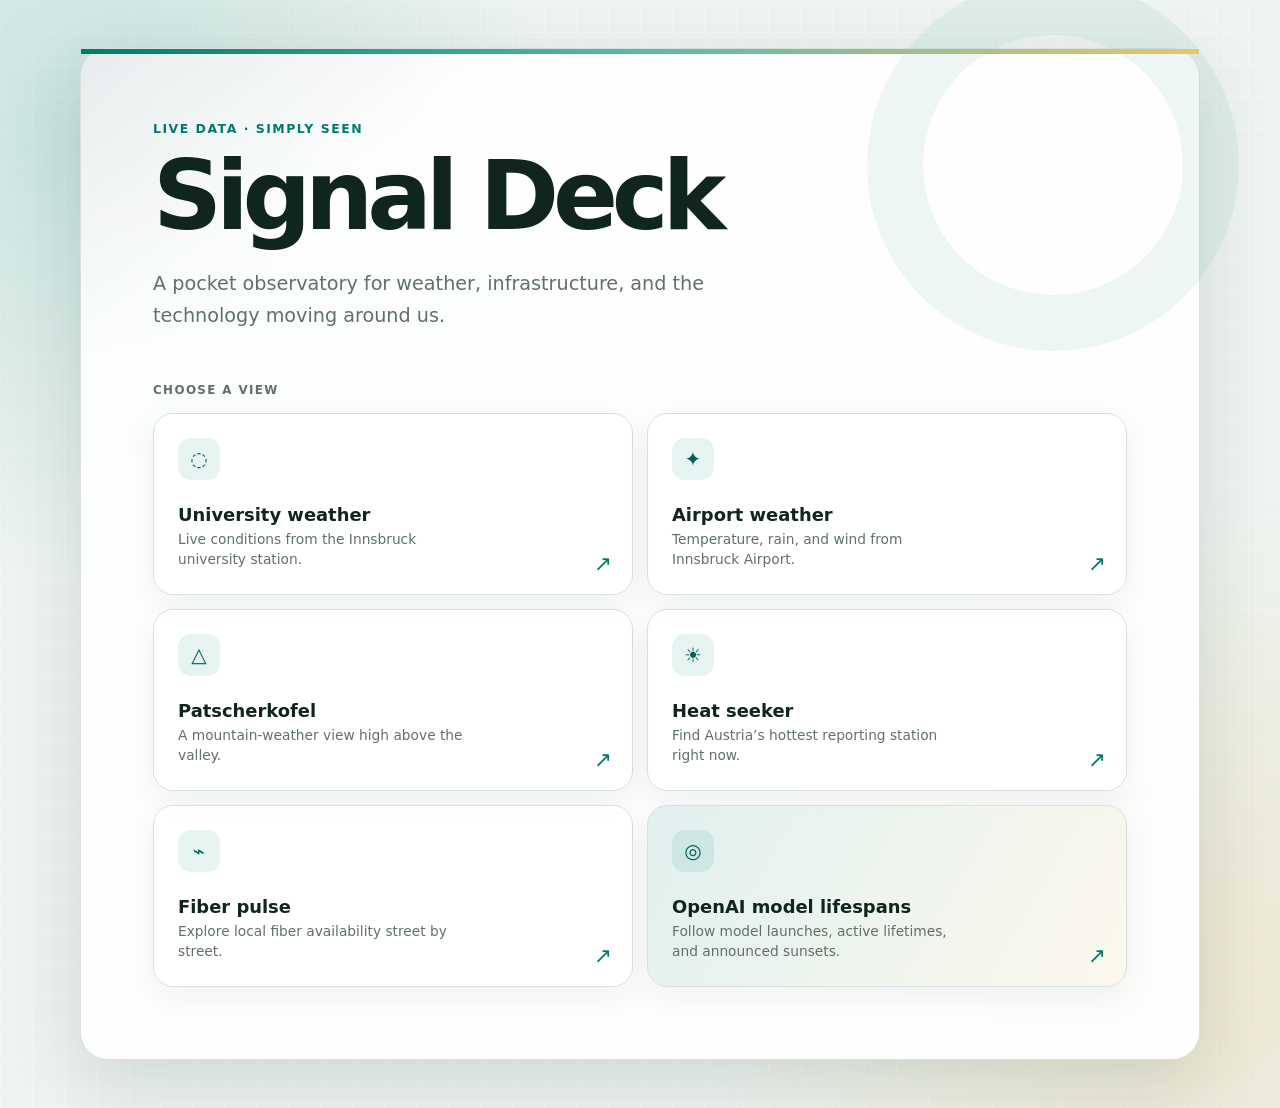
<file: index.html>
<!doctype html>
<html lang="en">
  <head>
    <meta charset="utf-8">
    <meta name="viewport" content="width=device-width, initial-scale=1">
    <meta http-equiv="Cache-Control" content="no-cache, no-store, must-revalidate">
    <meta http-equiv="Pragma" content="no-cache">
    <meta http-equiv="Expires" content="0">
    <title>Signal Deck — live data at a glance</title>
    <meta name="description" content="A compact collection of live weather, infrastructure, and technology views.">
    <link rel="stylesheet" href="styles.css?v=20260904">
  </head>
  <body class="home-page">
    <main class="home-shell">
      <p class="home-kicker">Live data · simply seen</p>
      <h1 class="home-title">Signal Deck</h1>
      <p class="home-intro">
        A pocket observatory for weather, infrastructure, and the technology
        moving around us.
      </p>

      <p class="section-label">Choose a view</p>
      <nav aria-label="Data views">
        <ul class="link-grid">
          <li>
            <a class="link-card" href="temperatur.html?station_id=11320&v=20260904">
              <span class="card-icon" aria-hidden="true">◌</span>
              <span>
                <span class="card-title">University weather</span>
                <span class="card-copy">Live conditions from the Innsbruck university station.</span>
              </span>
            </a>
          </li>
          <li>
            <a class="link-card" href="temperatur.html?station_id=11121&v=20260904">
              <span class="card-icon" aria-hidden="true">✦</span>
              <span>
                <span class="card-title">Airport weather</span>
                <span class="card-copy">Temperature, rain, and wind from Innsbruck Airport.</span>
              </span>
            </a>
          </li>
          <li>
            <a class="link-card" href="temperatur.html?station_id=11126&v=20260904">
              <span class="card-icon" aria-hidden="true">△</span>
              <span>
                <span class="card-title">Patscherkofel</span>
                <span class="card-copy">A mountain-weather view high above the valley.</span>
              </span>
            </a>
          </li>
          <li>
            <a class="link-card" href="hottestplace.html?v=20260904">
              <span class="card-icon" aria-hidden="true">☀</span>
              <span>
                <span class="card-title">Heat seeker</span>
                <span class="card-copy">Find Austria’s hottest reporting station right now.</span>
              </span>
            </a>
          </li>
          <li>
            <a class="link-card" href="fibermap.html?v=20260904">
              <span class="card-icon" aria-hidden="true">⌁</span>
              <span>
                <span class="card-title">Fiber pulse</span>
                <span class="card-copy">Explore local fiber availability street by street.</span>
              </span>
            </a>
          </li>
          <li>
            <a class="link-card featured" href="openai.html?v=20260904">
              <span class="card-icon" aria-hidden="true">◎</span>
              <span>
                <span class="card-title">OpenAI model lifespans</span>
                <span class="card-copy">Follow model launches, active lifetimes, and announced sunsets.</span>
              </span>
            </a>
          </li>
        </ul>
      </nav>
    </main>
  </body>
</html>
</file>
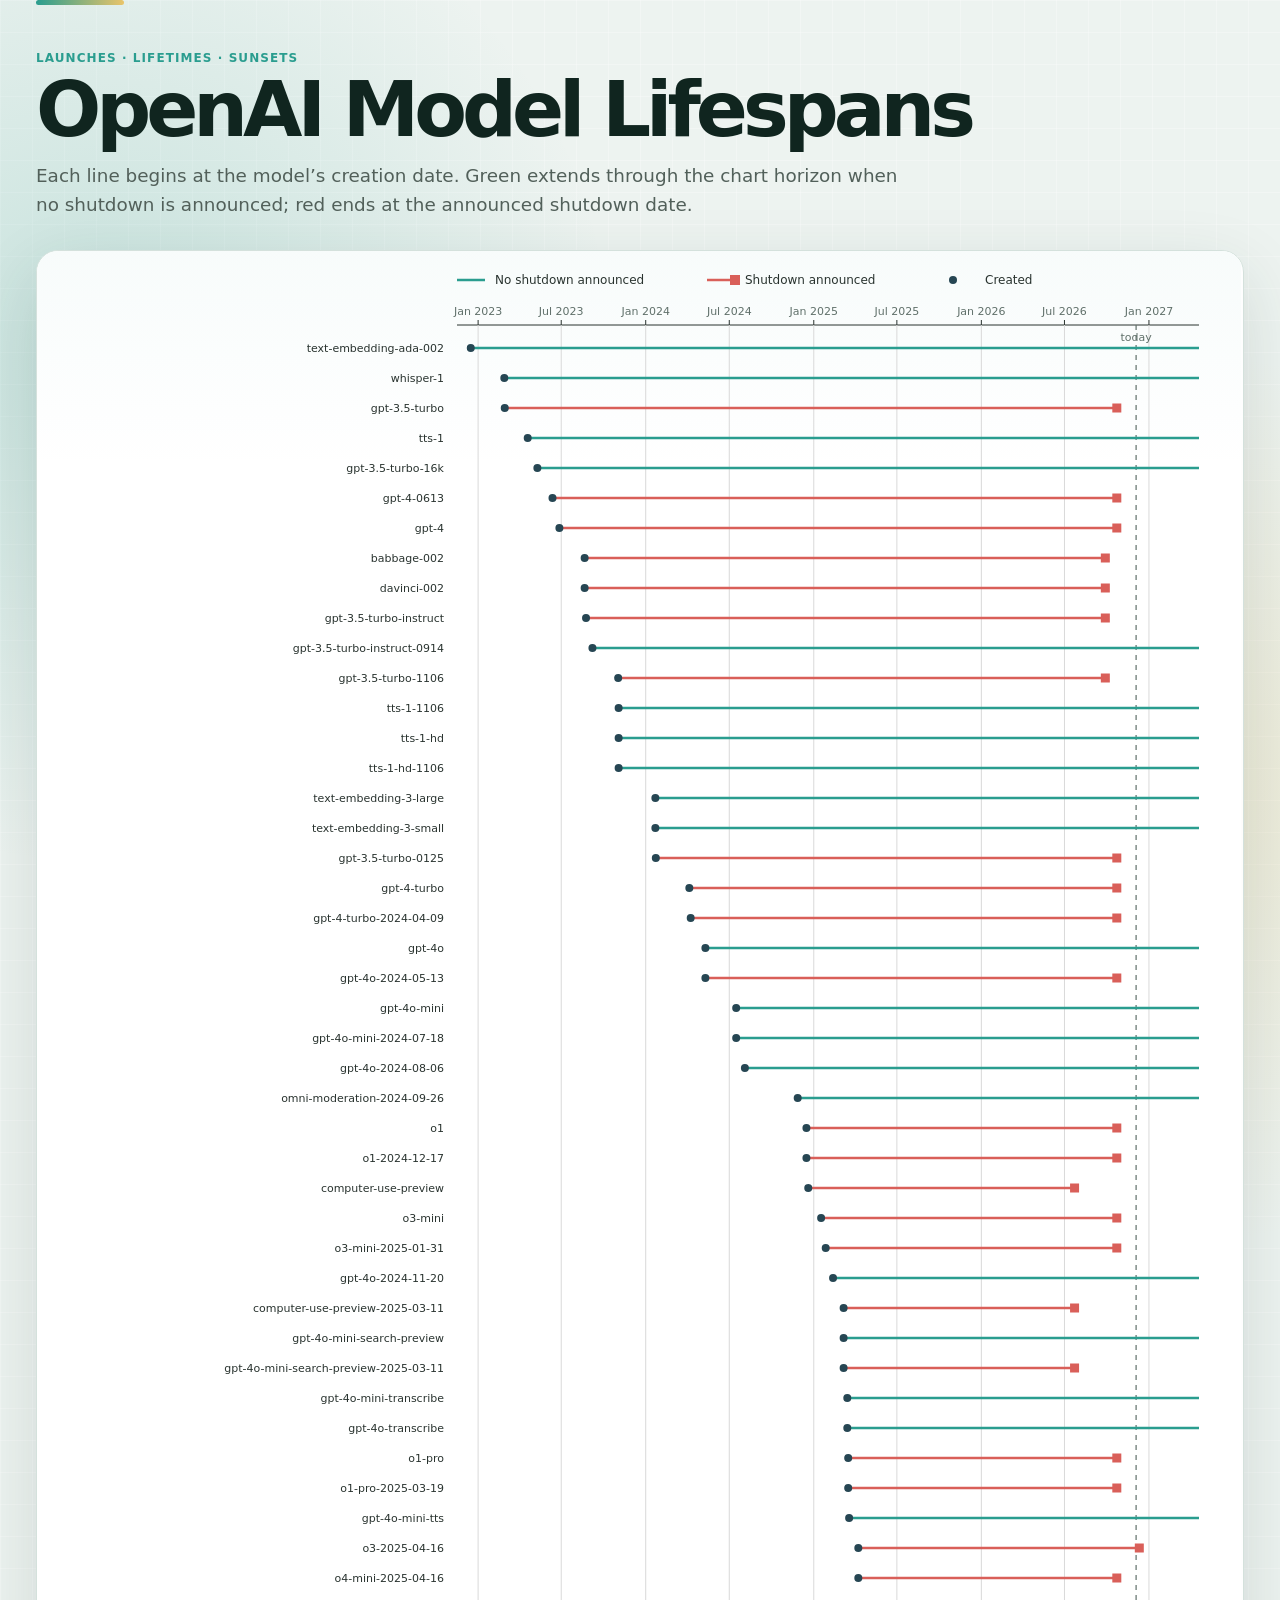
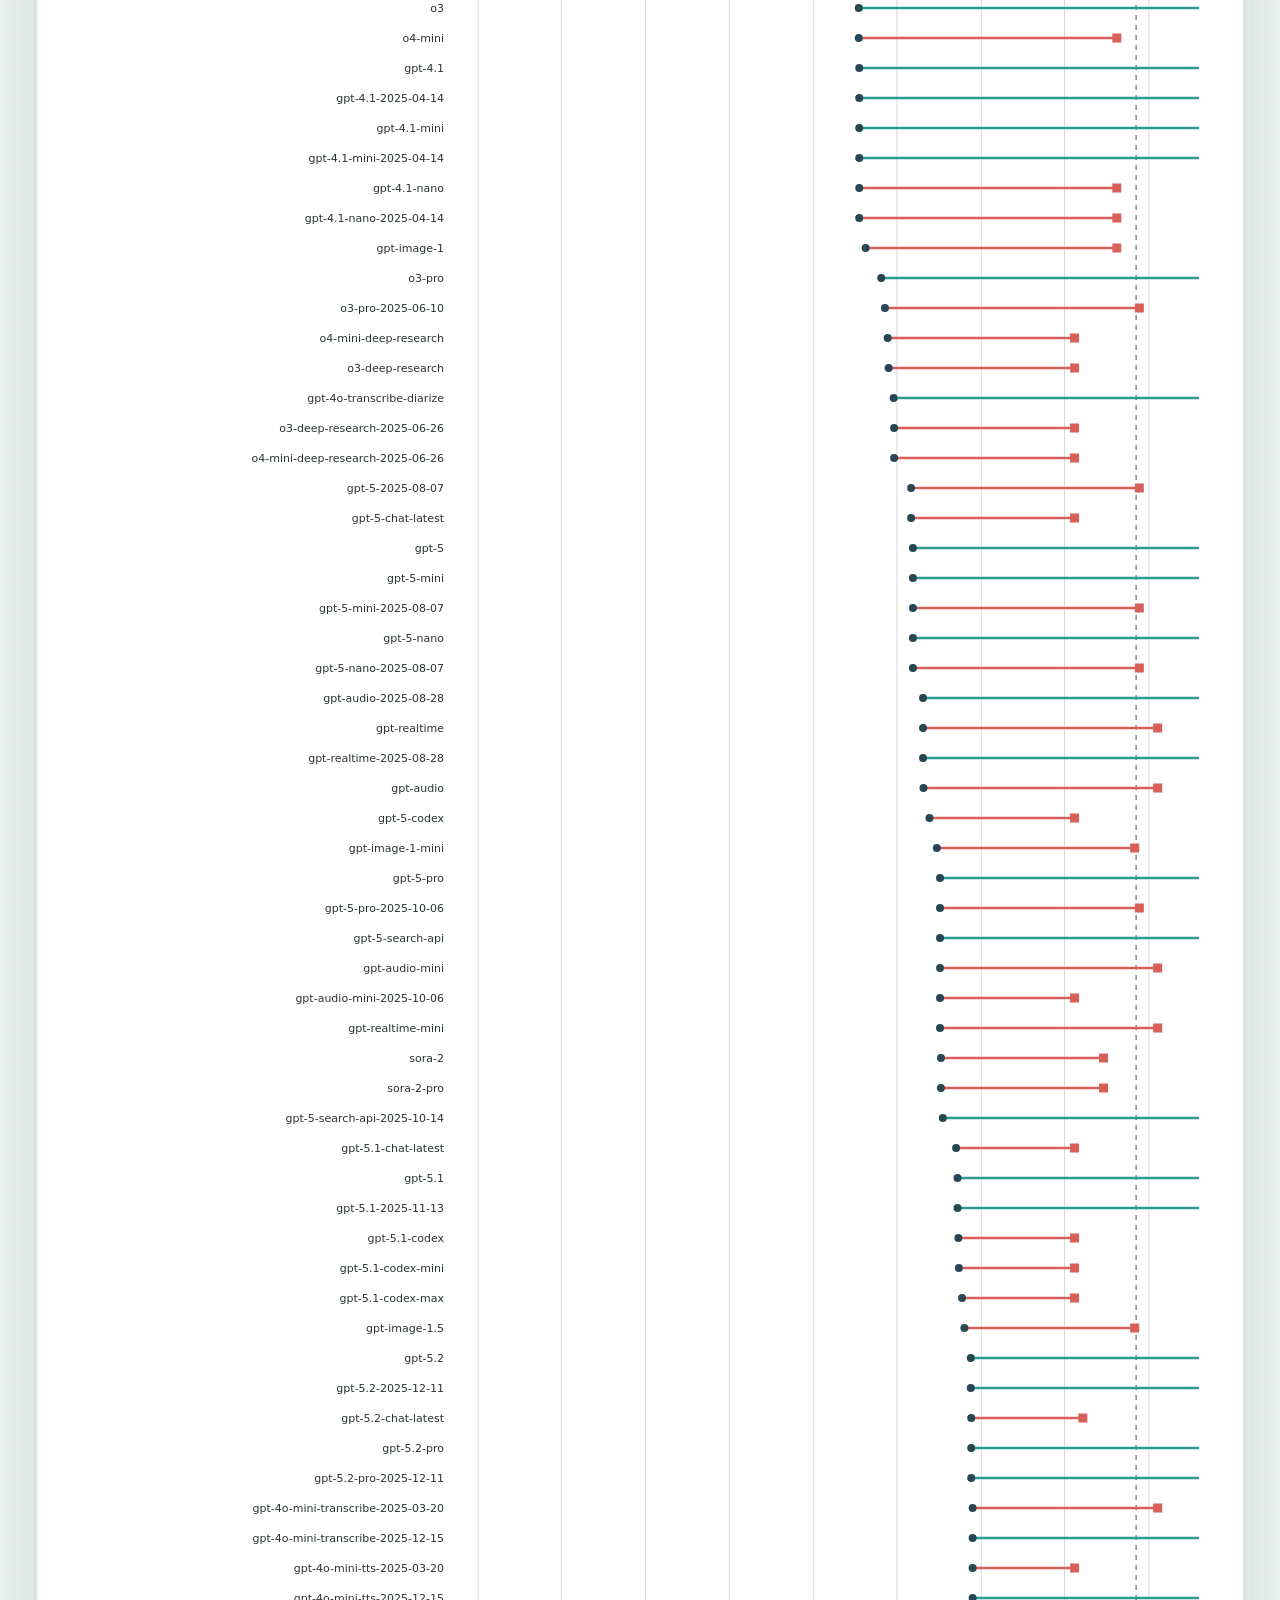
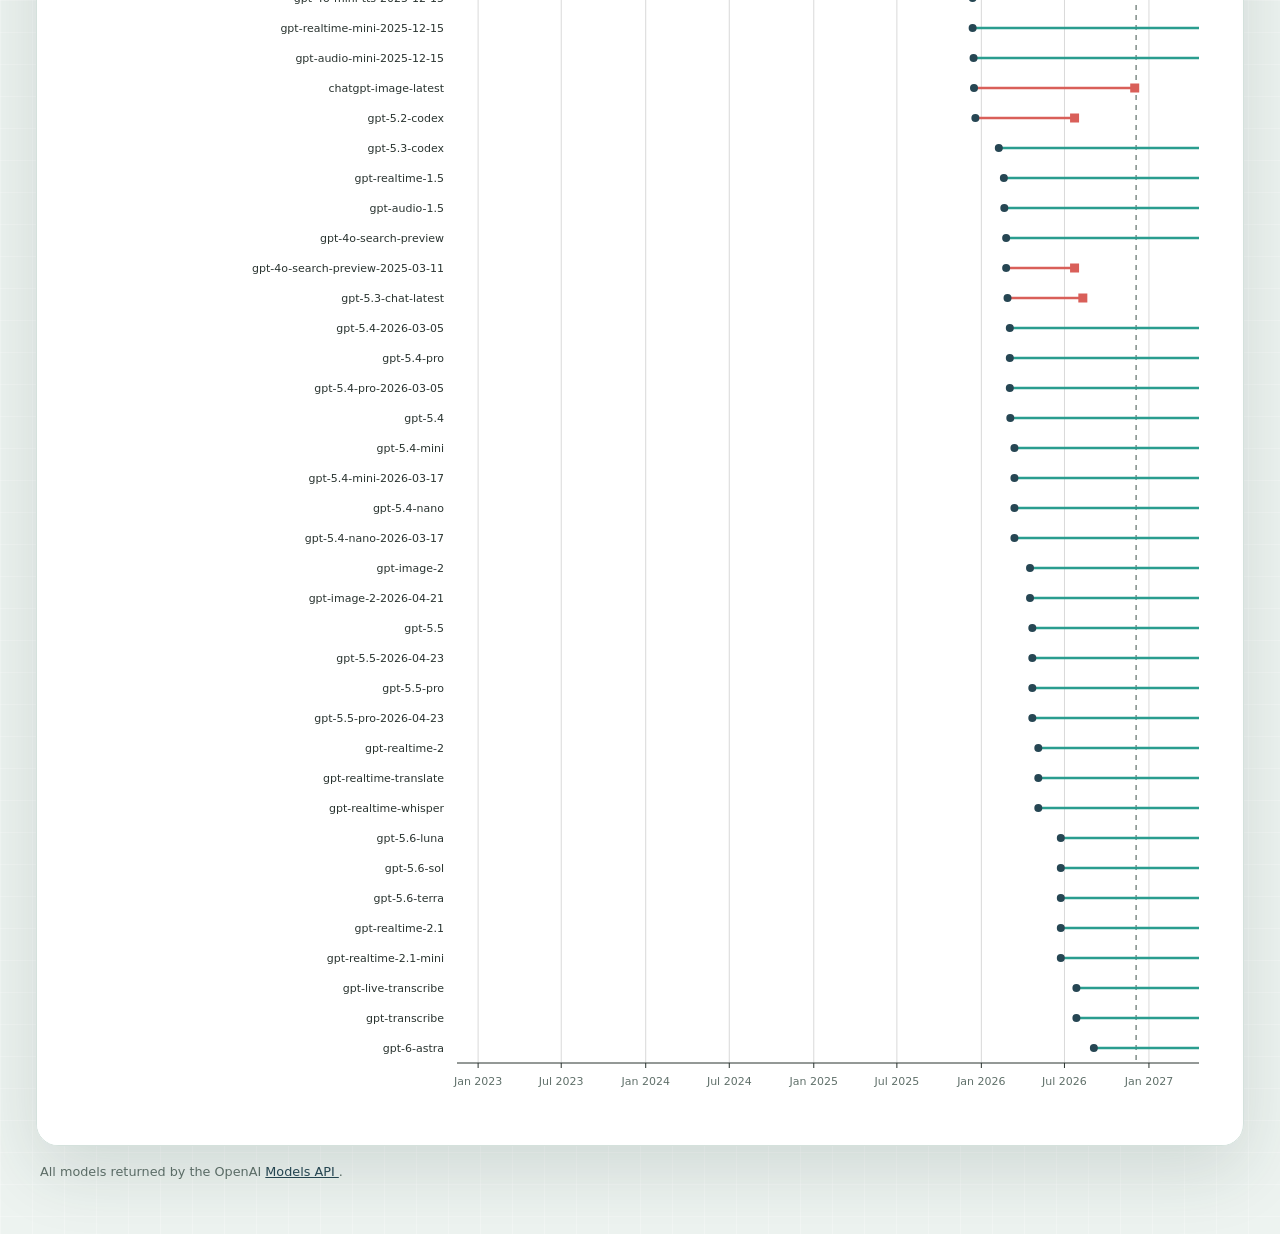
<file: openai.html>
<!doctype html>
<html lang="en">
  <head>
    <meta charset="utf-8">
    <meta name="viewport" content="width=device-width, initial-scale=1">
    <meta http-equiv="Cache-Control" content="no-cache, no-store, must-revalidate">
    <meta http-equiv="Pragma" content="no-cache">
    <meta http-equiv="Expires" content="0">
    <title>OpenAI Model Lifespans — Signal Deck</title>
    <meta name="description" content="A visual timeline of OpenAI model launches, lifetimes, and announced shutdowns.">
    <style>
      :root {
        color-scheme: light;
        --background: #edf3f0;
        --panel: rgba(255, 255, 255, 0.9);
        --ink: #10251f;
        --muted: #60706a;
        --border: #d4e1dc;
        --grid: #d9d9d9;
        --active: #2a9d8f;
        --shutdown: #d95f59;
        --created: #264653;
      }

      * {
        box-sizing: border-box;
      }

      body {
        min-width: 320px;
        margin: 0;
        background:
          radial-gradient(circle at 8% 8%, rgba(42, 157, 143, 0.2), transparent 32rem),
          radial-gradient(circle at 92% 18%, rgba(233, 196, 106, 0.2), transparent 28rem),
          linear-gradient(rgba(255, 255, 255, 0.25) 1px, transparent 1px),
          linear-gradient(90deg, rgba(255, 255, 255, 0.25) 1px, transparent 1px),
          var(--background);
        background-size: auto, auto, 32px 32px, 32px 32px, auto;
        color: var(--ink);
        font-family:
          Inter, ui-sans-serif, system-ui, -apple-system, BlinkMacSystemFont,
          "Segoe UI", sans-serif;
      }

      main {
        position: relative;
        width: min(100%, 1640px);
        margin: 0 auto;
        padding: clamp(24px, 4vw, 58px) clamp(12px, 3vw, 36px) 52px;
      }

      main::before {
        position: absolute;
        top: 0;
        left: clamp(12px, 3vw, 36px);
        width: 88px;
        height: 5px;
        border-radius: 999px;
        background: linear-gradient(90deg, var(--active), #e9c46a);
        content: "";
      }

      header {
        max-width: 940px;
        margin-bottom: 30px;
      }

      .site-link {
        display: inline-flex;
        align-items: center;
        gap: 8px;
        margin: 10px 0 34px;
        color: var(--muted);
        font-size: 0.76rem;
        font-weight: 800;
        letter-spacing: 0.1em;
        text-decoration: none;
        text-transform: uppercase;
        transition: color 160ms ease, transform 160ms ease;
      }

      .site-link::before {
        color: var(--active);
        content: "←";
        font-size: 1rem;
      }

      .site-link:hover {
        color: var(--created);
        transform: translateX(-2px);
      }

      .eyebrow {
        margin: 0 0 8px;
        color: var(--active);
        font-size: 0.75rem;
        font-weight: 750;
        letter-spacing: 0.09em;
        text-transform: uppercase;
      }

      h1 {
        margin: 0;
        font-size: clamp(2.4rem, 6vw, 5.4rem);
        font-weight: 850;
        line-height: 0.96;
        letter-spacing: -0.065em;
      }

      .intro {
        max-width: 76ch;
        margin: 14px 0 0;
        color: #52605a;
        font-size: clamp(1rem, 1.6vw, 1.15rem);
        line-height: 1.6;
      }

      .chart-frame {
        overflow-x: auto;
        border: 1px solid var(--border);
        border-radius: 22px;
        background: var(--panel);
        box-shadow: 0 24px 70px rgba(25, 58, 49, 0.14);
        backdrop-filter: blur(18px);
      }

      svg {
        display: block;
        background:
          linear-gradient(180deg, rgba(42, 157, 143, 0.035), transparent 220px),
          #ffffff;
        font-family: inherit;
      }

      .model-label {
        fill: #29332f;
        font-size: 11px;
      }

      .date-label,
      .today-label {
        fill: var(--muted);
        font-size: 11px;
      }

      .axis-title {
        fill: #29332f;
        font-size: 12px;
      }

      .legend-label {
        fill: #29332f;
        font-size: 12px;
      }

      .grid-line {
        stroke: var(--grid);
        stroke-width: 1;
      }

      .axis-line {
        stroke: #29332f;
        stroke-width: 1;
      }

      .today-line {
        stroke: var(--muted);
        stroke-width: 1.2;
        stroke-dasharray: 5 5;
      }

      .source-note {
        margin: 16px 4px 0;
        color: var(--muted);
        font-size: 0.8rem;
        line-height: 1.55;
      }

      .source-note a {
        color: var(--created);
      }

      .no-script {
        padding: 24px;
        color: var(--shutdown);
      }
    </style>
  </head>
  <body>
    <main>
      <header>
        <p class="eyebrow">Launches · lifetimes · sunsets</p>
        <h1>OpenAI Model Lifespans</h1>
        <p class="intro">
          Each line begins at the model’s creation date. Green extends through the
          chart horizon when no shutdown is announced; red ends at the announced
          shutdown date.
        </p>
      </header>

      <div class="chart-frame" id="chart-frame">
        <svg id="timeline" role="img" aria-labelledby="chart-title chart-description"></svg>
        <noscript>
          <p class="no-script">JavaScript is required to draw this chart.</p>
        </noscript>
      </div>

      <p class="source-note">
        All models returned by the OpenAI 
        <a href="https://developers.openai.com/api/reference/resources/models" rel="noreferrer">
          Models API
        </a>
        .
      </p>
    </main>

    <script>
      "use strict";

      const models = [
        {
                "id": "text-embedding-ada-002",
                "created": 1671217299,
                "shutdown": null
        },
        {
                "id": "whisper-1",
                "created": 1677532384,
                "shutdown": null
        },
        {
                "id": "gpt-3.5-turbo",
                "created": 1677610602,
                "shutdown": "2026-10-23"
        },
        {
                "id": "tts-1",
                "created": 1681940951,
                "shutdown": null
        },
        {
                "id": "gpt-3.5-turbo-16k",
                "created": 1683758102,
                "shutdown": null
        },
        {
                "id": "gpt-4-0613",
                "created": 1686588896,
                "shutdown": "2026-10-23"
        },
        {
                "id": "gpt-4",
                "created": 1687882411,
                "shutdown": "2026-10-23"
        },
        {
                "id": "davinci-002",
                "created": 1692634301,
                "shutdown": "2026-09-28"
        },
        {
                "id": "babbage-002",
                "created": 1692634615,
                "shutdown": "2026-09-28"
        },
        {
                "id": "gpt-3.5-turbo-instruct",
                "created": 1692901427,
                "shutdown": "2026-09-28"
        },
        {
                "id": "gpt-3.5-turbo-instruct-0914",
                "created": 1694122472,
                "shutdown": null
        },
        {
                "id": "gpt-3.5-turbo-1106",
                "created": 1698959748,
                "shutdown": "2026-09-28"
        },
        {
                "id": "tts-1-hd",
                "created": 1699046015,
                "shutdown": null
        },
        {
                "id": "tts-1-1106",
                "created": 1699053241,
                "shutdown": null
        },
        {
                "id": "tts-1-hd-1106",
                "created": 1699053533,
                "shutdown": null
        },
        {
                "id": "text-embedding-3-small",
                "created": 1705948997,
                "shutdown": null
        },
        {
                "id": "text-embedding-3-large",
                "created": 1705953180,
                "shutdown": null
        },
        {
                "id": "gpt-3.5-turbo-0125",
                "created": 1706048358,
                "shutdown": "2026-10-23"
        },
        {
                "id": "gpt-4-turbo",
                "created": 1712361441,
                "shutdown": "2026-10-23"
        },
        {
                "id": "gpt-4-turbo-2024-04-09",
                "created": 1712601677,
                "shutdown": "2026-10-23"
        },
        {
                "id": "gpt-4o",
                "created": 1715367049,
                "shutdown": null
        },
        {
                "id": "gpt-4o-2024-05-13",
                "created": 1715368132,
                "shutdown": "2026-10-23"
        },
        {
                "id": "gpt-4o-mini-2024-07-18",
                "created": 1721172717,
                "shutdown": null
        },
        {
                "id": "gpt-4o-mini",
                "created": 1721172741,
                "shutdown": null
        },
        {
                "id": "gpt-4o-2024-08-06",
                "created": 1722814719,
                "shutdown": null
        },
        {
                "id": "omni-moderation-2024-09-26",
                "created": 1732734466,
                "shutdown": null
        },
        {
                "id": "o1-2024-12-17",
                "created": 1734326976,
                "shutdown": "2026-10-23"
        },
        {
                "id": "o1",
                "created": 1734375816,
                "shutdown": "2026-10-23"
        },
        {
                "id": "computer-use-preview",
                "created": 1734655677,
                "shutdown": "2026-07-23"
        },
        {
                "id": "o3-mini",
                "created": 1737146383,
                "shutdown": "2026-10-23"
        },
        {
                "id": "o3-mini-2025-01-31",
                "created": 1738010200,
                "shutdown": "2026-10-23"
        },
        {
                "id": "gpt-4o-2024-11-20",
                "created": 1739331543,
                "shutdown": null
        },
        {
                "id": "computer-use-preview-2025-03-11",
                "created": 1741377021,
                "shutdown": "2026-07-23"
        },
        {
                "id": "gpt-4o-mini-search-preview-2025-03-11",
                "created": 1741390858,
                "shutdown": "2026-07-23"
        },
        {
                "id": "gpt-4o-mini-search-preview",
                "created": 1741391161,
                "shutdown": null
        },
        {
                "id": "gpt-4o-transcribe",
                "created": 1742068463,
                "shutdown": null
        },
        {
                "id": "gpt-4o-mini-transcribe",
                "created": 1742068596,
                "shutdown": null
        },
        {
                "id": "o1-pro-2025-03-19",
                "created": 1742251504,
                "shutdown": "2026-10-23"
        },
        {
                "id": "o1-pro",
                "created": 1742251791,
                "shutdown": "2026-10-23"
        },
        {
                "id": "gpt-4o-mini-tts",
                "created": 1742403959,
                "shutdown": null
        },
        {
                "id": "o3-2025-04-16",
                "created": 1744133301,
                "shutdown": "2026-12-11"
        },
        {
                "id": "o4-mini-2025-04-16",
                "created": 1744133506,
                "shutdown": "2026-10-23"
        },
        {
                "id": "o3",
                "created": 1744225308,
                "shutdown": null
        },
        {
                "id": "o4-mini",
                "created": 1744225351,
                "shutdown": "2026-10-23"
        },
        {
                "id": "gpt-4.1-2025-04-14",
                "created": 1744315746,
                "shutdown": null
        },
        {
                "id": "gpt-4.1",
                "created": 1744316542,
                "shutdown": null
        },
        {
                "id": "gpt-4.1-mini-2025-04-14",
                "created": 1744317547,
                "shutdown": null
        },
        {
                "id": "gpt-4.1-mini",
                "created": 1744318173,
                "shutdown": null
        },
        {
                "id": "gpt-4.1-nano-2025-04-14",
                "created": 1744321025,
                "shutdown": "2026-10-23"
        },
        {
                "id": "gpt-4.1-nano",
                "created": 1744321707,
                "shutdown": "2026-10-23"
        },
        {
                "id": "gpt-image-1",
                "created": 1745517030,
                "shutdown": "2026-10-23"
        },
        {
                "id": "o3-pro",
                "created": 1748475349,
                "shutdown": null
        },
        {
                "id": "o3-pro-2025-06-10",
                "created": 1749166761,
                "shutdown": "2026-12-11"
        },
        {
                "id": "o4-mini-deep-research",
                "created": 1749685485,
                "shutdown": "2026-07-23"
        },
        {
                "id": "o3-deep-research",
                "created": 1749840121,
                "shutdown": "2026-07-23"
        },
        {
                "id": "gpt-4o-transcribe-diarize",
                "created": 1750798887,
                "shutdown": null
        },
        {
                "id": "o3-deep-research-2025-06-26",
                "created": 1750865219,
                "shutdown": "2026-07-23"
        },
        {
                "id": "o4-mini-deep-research-2025-06-26",
                "created": 1750866121,
                "shutdown": "2026-07-23"
        },
        {
                "id": "gpt-5-chat-latest",
                "created": 1754073306,
                "shutdown": "2026-07-23"
        },
        {
                "id": "gpt-5-2025-08-07",
                "created": 1754075360,
                "shutdown": "2026-12-11"
        },
        {
                "id": "gpt-5",
                "created": 1754425777,
                "shutdown": null
        },
        {
                "id": "gpt-5-mini-2025-08-07",
                "created": 1754425867,
                "shutdown": "2026-12-11"
        },
        {
                "id": "gpt-5-mini",
                "created": 1754425928,
                "shutdown": null
        },
        {
                "id": "gpt-5-nano-2025-08-07",
                "created": 1754426303,
                "shutdown": "2026-12-11"
        },
        {
                "id": "gpt-5-nano",
                "created": 1754426384,
                "shutdown": null
        },
        {
                "id": "gpt-audio-2025-08-28",
                "created": 1756256146,
                "shutdown": null
        },
        {
                "id": "gpt-realtime",
                "created": 1756271701,
                "shutdown": "2027-01-20"
        },
        {
                "id": "gpt-realtime-2025-08-28",
                "created": 1756271773,
                "shutdown": null
        },
        {
                "id": "gpt-audio",
                "created": 1756339249,
                "shutdown": "2027-01-20"
        },
        {
                "id": "gpt-5-codex",
                "created": 1757527818,
                "shutdown": "2026-07-23"
        },
        {
                "id": "gpt-image-1-mini",
                "created": 1758845821,
                "shutdown": "2026-12-01"
        },
        {
                "id": "gpt-5-pro-2025-10-06",
                "created": 1759469707,
                "shutdown": "2026-12-11"
        },
        {
                "id": "gpt-5-pro",
                "created": 1759469822,
                "shutdown": null
        },
        {
                "id": "gpt-audio-mini",
                "created": 1759512027,
                "shutdown": "2027-01-20"
        },
        {
                "id": "gpt-audio-mini-2025-10-06",
                "created": 1759512137,
                "shutdown": "2026-07-23"
        },
        {
                "id": "gpt-5-search-api",
                "created": 1759514629,
                "shutdown": null
        },
        {
                "id": "gpt-realtime-mini",
                "created": 1759517133,
                "shutdown": "2027-01-20"
        },
        {
                "id": "sora-2",
                "created": 1759708615,
                "shutdown": "2026-09-24"
        },
        {
                "id": "sora-2-pro",
                "created": 1759708663,
                "shutdown": "2026-09-24"
        },
        {
                "id": "gpt-5-search-api-2025-10-14",
                "created": 1760043960,
                "shutdown": null
        },
        {
                "id": "gpt-5.1-chat-latest",
                "created": 1762547951,
                "shutdown": "2026-07-23"
        },
        {
                "id": "gpt-5.1-2025-11-13",
                "created": 1762800353,
                "shutdown": null
        },
        {
                "id": "gpt-5.1",
                "created": 1762800673,
                "shutdown": null
        },
        {
                "id": "gpt-5.1-codex",
                "created": 1762988221,
                "shutdown": "2026-07-23"
        },
        {
                "id": "gpt-5.1-codex-mini",
                "created": 1763007109,
                "shutdown": "2026-07-23"
        },
        {
                "id": "gpt-5.1-codex-max",
                "created": 1763671532,
                "shutdown": "2026-07-23"
        },
        {
                "id": "gpt-image-1.5",
                "created": 1764030620,
                "shutdown": "2026-12-01"
        },
        {
                "id": "gpt-5.2-2025-12-11",
                "created": 1765313028,
                "shutdown": null
        },
        {
                "id": "gpt-5.2",
                "created": 1765313051,
                "shutdown": null
        },
        {
                "id": "gpt-5.2-pro-2025-12-11",
                "created": 1765343959,
                "shutdown": null
        },
        {
                "id": "gpt-5.2-pro",
                "created": 1765343983,
                "shutdown": null
        },
        {
                "id": "gpt-5.2-chat-latest",
                "created": 1765344352,
                "shutdown": "2026-08-10"
        },
        {
                "id": "gpt-4o-mini-transcribe-2025-12-15",
                "created": 1765610407,
                "shutdown": null
        },
        {
                "id": "gpt-4o-mini-transcribe-2025-03-20",
                "created": 1765610545,
                "shutdown": "2027-01-20"
        },
        {
                "id": "gpt-4o-mini-tts-2025-03-20",
                "created": 1765610731,
                "shutdown": "2026-07-23"
        },
        {
                "id": "gpt-4o-mini-tts-2025-12-15",
                "created": 1765610837,
                "shutdown": null
        },
        {
                "id": "gpt-realtime-mini-2025-12-15",
                "created": 1765612007,
                "shutdown": null
        },
        {
                "id": "gpt-audio-mini-2025-12-15",
                "created": 1765760008,
                "shutdown": null
        },
        {
                "id": "chatgpt-image-latest",
                "created": 1765925279,
                "shutdown": "2026-12-01"
        },
        {
                "id": "gpt-5.2-codex",
                "created": 1766164985,
                "shutdown": "2026-07-23"
        },
        {
                "id": "gpt-5.3-codex",
                "created": 1770537915,
                "shutdown": null
        },
        {
                "id": "gpt-realtime-1.5",
                "created": 1771461469,
                "shutdown": null
        },
        {
                "id": "gpt-audio-1.5",
                "created": 1771550885,
                "shutdown": null
        },
        {
                "id": "gpt-4o-search-preview",
                "created": 1771905534,
                "shutdown": null
        },
        {
                "id": "gpt-4o-search-preview-2025-03-11",
                "created": 1771905621,
                "shutdown": "2026-07-23"
        },
        {
                "id": "gpt-5.3-chat-latest",
                "created": 1772236571,
                "shutdown": "2026-08-10"
        },
        {
                "id": "gpt-5.4-2026-03-05",
                "created": 1772654062,
                "shutdown": null
        },
        {
                "id": "gpt-5.4-pro",
                "created": 1772659601,
                "shutdown": null
        },
        {
                "id": "gpt-5.4-pro-2026-03-05",
                "created": 1772659657,
                "shutdown": null
        },
        {
                "id": "gpt-5.4",
                "created": 1772691852,
                "shutdown": null
        },
        {
                "id": "gpt-5.4-nano-2026-03-17",
                "created": 1773450837,
                "shutdown": null
        },
        {
                "id": "gpt-5.4-nano",
                "created": 1773450870,
                "shutdown": null
        },
        {
                "id": "gpt-5.4-mini-2026-03-17",
                "created": 1773451076,
                "shutdown": null
        },
        {
                "id": "gpt-5.4-mini",
                "created": 1773451123,
                "shutdown": null
        },
        {
                "id": "gpt-image-2",
                "created": 1776399795,
                "shutdown": null
        },
        {
                "id": "gpt-image-2-2026-04-21",
                "created": 1776399994,
                "shutdown": null
        },
        {
                "id": "gpt-5.5",
                "created": 1776824847,
                "shutdown": null
        },
        {
                "id": "gpt-5.5-2026-04-23",
                "created": 1776839241,
                "shutdown": null
        },
        {
                "id": "gpt-5.5-pro",
                "created": 1776894349,
                "shutdown": null
        },
        {
                "id": "gpt-5.5-pro-2026-04-23",
                "created": 1776894470,
                "shutdown": null
        },
        {
                "id": "gpt-realtime-translate",
                "created": 1777950216,
                "shutdown": null
        },
        {
                "id": "gpt-realtime-2",
                "created": 1778006032,
                "shutdown": null
        },
        {
                "id": "gpt-realtime-whisper",
                "created": 1778012060,
                "shutdown": null
        },
        {
                "id": "gpt-5.6-sol",
                "created": 1782228018,
                "shutdown": null
        },
        {
                "id": "gpt-5.6-terra",
                "created": 1782228459,
                "shutdown": null
        },
        {
                "id": "gpt-5.6-luna",
                "created": 1782228658,
                "shutdown": null
        },
        {
                "id": "gpt-realtime-2.1",
                "created": 1782254687,
                "shutdown": null
        },
        {
                "id": "gpt-realtime-2.1-mini",
                "created": 1782254706,
                "shutdown": null
        },
        {
                "id": "gpt-transcribe",
                "created": 1785168027,
                "shutdown": null
        },
        {
                "id": "gpt-live-transcribe",
                "created": 1785168034,
                "shutdown": null
        },
        {
                "id": "gpt-6-astra",
                "created": 1788429600,
                "shutdown": null
        }
];

      const colors = {
        active: "#2a9d8f",
        shutdown: "#d95f59",
        created: "#264653"
      };

      const svg = document.querySelector("#timeline");
      const frame = document.querySelector("#chart-frame");
      const namespace = "http://www.w3.org/2000/svg";

      function makeSvgElement(name, attributes = {}, text = "") {
        const element = document.createElementNS(namespace, name);
        Object.entries(attributes).forEach(([key, value]) => {
          element.setAttribute(key, String(value));
        });
        if (text) {
          element.textContent = text;
        }
        return element;
      }

      function utcDateFromUnix(seconds) {
        const value = new Date(seconds * 1000);
        return new Date(Date.UTC(
          value.getUTCFullYear(),
          value.getUTCMonth(),
          value.getUTCDate()
        ));
      }

      function utcDateFromIso(value) {
        return value ? new Date(value + "T00:00:00Z") : null;
      }

      function addUtcMonths(date, count) {
        return new Date(Date.UTC(
          date.getUTCFullYear(),
          date.getUTCMonth() + count,
          1
        ));
      }

      function formatDate(date) {
        return new Intl.DateTimeFormat("en-GB", {
          day: "numeric",
          month: "short",
          year: "numeric",
          timeZone: "UTC"
        }).format(date);
      }

      function drawLegend(group, left) {
        const entries = [
          { x: left, color: colors.active, label: "No shutdown announced" },
          { x: left + 250, color: colors.shutdown, label: "Shutdown announced", square: true },
          { x: left + 490, color: colors.created, label: "Created", circle: true }
        ];

        entries.forEach((entry) => {
          if (entry.circle) {
            group.append(makeSvgElement("circle", {
              cx: entry.x + 6,
              cy: 29,
              r: 4,
              fill: entry.color
            }));
          } else {
            group.append(makeSvgElement("line", {
              x1: entry.x,
              x2: entry.x + 28,
              y1: 29,
              y2: 29,
              stroke: entry.color,
              "stroke-width": 2.4
            }));
            if (entry.square) {
              group.append(makeSvgElement("rect", {
                x: entry.x + 23,
                y: 24,
                width: 10,
                height: 10,
                fill: entry.color
              }));
            }
          }

          group.append(makeSvgElement("text", {
            x: entry.x + 38,
            y: 33,
            class: "legend-label"
          }, entry.label));
        });
      }

      function drawChart() {
        const sortedModels = models
          .map((model) => ({
            ...model,
            createdDate: utcDateFromUnix(model.created),
            shutdownDate: utcDateFromIso(model.shutdown)
          }))
          .sort((a, b) =>
            a.createdDate - b.createdDate || a.id.localeCompare(b.id)
          );

        const todayValue = new Date();
        const today = new Date(Date.UTC(
          todayValue.getUTCFullYear(),
          todayValue.getUTCMonth(),
          todayValue.getUTCDate()
        ));
        const shutdownDates = sortedModels
          .map((model) => model.shutdownDate)
          .filter(Boolean);
        const earliest = sortedModels[0].createdDate;
        const latest = new Date(Math.max(today, ...shutdownDates));
        const plotStart = new Date(earliest.getTime() - 30 * 86400000);
        const plotEnd = new Date(latest.getTime() + 90 * 86400000);

        const width = Math.max(1180, Math.min(1560, frame.clientWidth - 2));
        const left = 420;
        const right = 42;
        const top = 82;
        const rowHeight = 30;
        const bottom = 82;
        const axisY = top + sortedModels.length * rowHeight;
        const topAxisY = top - 8;
        const height = axisY + bottom;
        const plotWidth = width - left - right;
        const duration = plotEnd - plotStart;
        const x = (date) => left + ((date - plotStart) / duration) * plotWidth;

        svg.replaceChildren();
        svg.setAttribute("viewBox", "0 0 " + width + " " + height);
        svg.setAttribute("width", width);
        svg.setAttribute("height", height);

        svg.append(makeSvgElement("title", { id: "chart-title" },
          "OpenAI model availability timeline"));
        svg.append(makeSvgElement("desc", { id: "chart-description" },
          "A horizontal timeline for " + sortedModels.length +
          " models. Circles show creation dates and squares show announced shutdown dates."));

        const legend = makeSvgElement("g", { "aria-label": "Legend" });
        drawLegend(legend, left);
        svg.append(legend);

        svg.append(makeSvgElement("line", {
          x1: left,
          x2: width - right,
          y1: topAxisY,
          y2: topAxisY,
          class: "axis-line"
        }));

        let tick = new Date(Date.UTC(
          plotStart.getUTCFullYear(),
          plotStart.getUTCMonth() < 6 ? 0 : 6,
          1
        ));
        if (tick < plotStart) {
          tick = addUtcMonths(tick, 6);
        }

        while (tick <= plotEnd) {
          const tickX = x(tick);
          svg.append(makeSvgElement("line", {
            x1: tickX,
            x2: tickX,
            y1: topAxisY,
            y2: axisY,
            class: "grid-line"
          }));
          svg.append(makeSvgElement("line", {
            x1: tickX,
            x2: tickX,
            y1: topAxisY - 5,
            y2: topAxisY,
            class: "axis-line"
          }));
          svg.append(makeSvgElement("text", {
            x: tickX,
            y: topAxisY - 10,
            "text-anchor": "middle",
            class: "date-label"
          }, tick.toLocaleDateString("en-GB", {
            month: "short",
            year: "numeric",
            timeZone: "UTC"
          })));
          svg.append(makeSvgElement("line", {
            x1: tickX,
            x2: tickX,
            y1: axisY,
            y2: axisY + 5,
            class: "axis-line"
          }));
          svg.append(makeSvgElement("text", {
            x: tickX,
            y: axisY + 22,
            "text-anchor": "middle",
            class: "date-label"
          }, tick.toLocaleDateString("en-GB", {
            month: "short",
            year: "numeric",
            timeZone: "UTC"
          })));
          tick = addUtcMonths(tick, 6);
        }

        svg.append(makeSvgElement("line", {
          x1: left,
          x2: width - right,
          y1: axisY,
          y2: axisY,
          class: "axis-line"
        }));
        svg.append(makeSvgElement("text", {
          x: left + plotWidth / 2,
          y: axisY + 55,
          "text-anchor": "middle",
          class: "axis-title"
        }, ""));

        const todayX = x(today);
        svg.append(makeSvgElement("line", {
          x1: todayX,
          x2: todayX,
          y1: topAxisY,
          y2: axisY,
          class: "today-line"
        }));
        svg.append(makeSvgElement("text", {
          x: todayX,
          y: top + 8,
          "text-anchor": "middle",
          class: "today-label"
        }, "today"));

        sortedModels.forEach((model, index) => {
          const y = top + index * rowHeight + rowHeight / 2;
          const hasShutdown = Boolean(model.shutdownDate);
          const endDate = model.shutdownDate || plotEnd;
          const lineColor = hasShutdown ? colors.shutdown : colors.active;
          const group = makeSvgElement("g");

          group.append(makeSvgElement("title", {},
            model.id + ": released " + formatDate(model.createdDate) +
            (hasShutdown
              ? "; shutdown " + formatDate(model.shutdownDate)
              : "; no shutdown announced")));

          group.append(makeSvgElement("rect", {
            x: 0,
            y: y - rowHeight / 2,
            width,
            height: rowHeight,
            fill: "transparent"
          }));
          group.append(makeSvgElement("text", {
            x: left - 13,
            y: y + 4,
            "text-anchor": "end",
            class: "model-label"
          }, model.id));
          group.append(makeSvgElement("line", {
            x1: x(model.createdDate),
            x2: x(endDate),
            y1: y,
            y2: y,
            stroke: lineColor,
            "stroke-width": 2.4
          }));
          group.append(makeSvgElement("circle", {
            cx: x(model.createdDate),
            cy: y,
            r: 4,
            fill: colors.created
          }));

          if (hasShutdown) {
            group.append(makeSvgElement("rect", {
              x: x(model.shutdownDate) - 4.5,
              y: y - 4.5,
              width: 9,
              height: 9,
              fill: colors.shutdown
            }));
          }

          svg.append(group);
        });
      }

      drawChart();

      let resizeTimer;
      window.addEventListener("resize", () => {
        window.clearTimeout(resizeTimer);
        resizeTimer = window.setTimeout(drawChart, 120);
      });
    </script>
  </body>
</html>
</file>
<file: styles.css>
:root {
  color-scheme: light;
  --bg: #edf3f0;
  --ink: #10251f;
  --muted: #60706a;
  --panel: rgba(255, 255, 255, 0.86);
  --line: #d4e1dc;
  --accent: #007a70;
  --accent-strong: #005f58;
  --danger: #ad343e;
  --temp: #6b7280;
  --temp-soft: rgba(107, 114, 128, 0.12);
  --shadow: 0 24px 70px rgba(25, 58, 49, 0.14);
}

* {
  box-sizing: border-box;
}

html,
body {
  overflow-x: hidden;
}

body {
  min-height: 100vh;
  margin: 0;
  display: grid;
  place-items: center;
  padding: clamp(14px, 5vw, 40px);
  background:
    radial-gradient(circle at 8% 12%, rgba(42, 157, 143, 0.2), transparent 28rem),
    radial-gradient(circle at 92% 88%, rgba(233, 196, 106, 0.24), transparent 30rem),
    linear-gradient(rgba(255, 255, 255, 0.25) 1px, transparent 1px),
    linear-gradient(90deg, rgba(255, 255, 255, 0.25) 1px, transparent 1px),
    var(--bg);
  background-size: auto, auto, 32px 32px, 32px 32px, auto;
  color: var(--ink);
  font-family:
    Inter, ui-sans-serif, system-ui, -apple-system, BlinkMacSystemFont,
    "Segoe UI", sans-serif;
}

main {
  position: relative;
  width: min(100%, 720px);
  min-width: 0;
  overflow: hidden;
  padding: clamp(24px, 5vw, 42px);
  border: 1px solid var(--line);
  border-radius: 28px;
  background:
    linear-gradient(145deg, var(--temp-soft), transparent 250px),
    rgba(255, 255, 255, 0.9);
  box-shadow: var(--shadow);
  backdrop-filter: blur(18px);
}

main::before {
  position: absolute;
  inset: 0 0 auto;
  height: 5px;
  background: linear-gradient(90deg, var(--accent), #5ab9ad, #e9c46a);
  content: "";
}

.site-link {
  display: inline-flex;
  align-items: center;
  gap: 8px;
  margin-bottom: 30px;
  color: var(--muted);
  font-size: 0.78rem;
  font-weight: 800;
  letter-spacing: 0.09em;
  text-decoration: none;
  text-transform: uppercase;
  transition: color 160ms ease, transform 160ms ease;
}

.site-link::before {
  content: "←";
  color: var(--accent);
  font-size: 1rem;
}

.site-link:hover {
  color: var(--accent-strong);
  transform: translateX(-2px);
}

main.temp-cold {
  --temp: #2563eb;
  --temp-soft: rgba(37, 99, 235, 0.15);
  --accent: #2563eb;
  --accent-strong: #1d4ed8;
}

main.temp-warm {
  --temp: #dc2626;
  --temp-soft: rgba(220, 38, 38, 0.14);
  --accent: #dc2626;
  --accent-strong: #b91c1c;
}

main.hottest-place {
  width: min(100%, 820px);
}

main.hottest-place #map {
  height: min(52vh, 440px);
  min-height: 300px;
}

main.hottest-place .reading {
  margin-top: 24px;
}

main.hottest-place #value,
main.hottest-place #unit,
.hot-popup-temp {
  color: #dc2626;
}

.mode-toggle {
  display: inline-grid;
  grid-template-columns: repeat(2, minmax(88px, 1fr));
  gap: 4px;
  margin: 22px 0 0;
  padding: 4px;
  border: 1px solid var(--line);
  border-radius: 14px;
  background: var(--panel);
}

.mode-toggle label {
  cursor: pointer;
}

.mode-toggle input {
  position: absolute;
  opacity: 0;
  pointer-events: none;
}

.mode-toggle span {
  display: grid;
  min-height: 36px;
  place-items: center;
  border-radius: 10px;
  color: var(--muted);
  font-weight: 700;
  padding: 0 14px;
}

.mode-toggle input:checked + span {
  background: var(--accent);
  color: #ffffff;
}

.mode-toggle input:focus-visible + span {
  outline: 2px solid var(--accent-strong);
  outline-offset: 2px;
}

.mode-toggle input:disabled + span {
  cursor: wait;
  opacity: 0.72;
}

.hot-marker {
  position: relative;
}

.hot-marker::before {
  position: absolute;
  left: 50%;
  top: 50%;
  width: 22px;
  height: 22px;
  border: 3px solid #ffffff;
  border-radius: 50% 50% 50% 0;
  background: #dc2626;
  box-shadow: 0 8px 18px rgba(127, 29, 29, 0.35);
  content: "";
  transform: translate(-50%, -50%) rotate(-45deg);
}

.hot-marker::after {
  position: absolute;
  left: 50%;
  top: 50%;
  width: 8px;
  height: 8px;
  border-radius: 50%;
  background: #ffffff;
  content: "";
  transform: translate(-50%, -50%);
}

.eyebrow {
  margin: 0 0 10px;
  color: var(--accent);
  font-size: 0.78rem;
  font-weight: 700;
  letter-spacing: 0.08em;
  text-transform: uppercase;
}

h1 {
  margin: 0;
  font-size: clamp(1.9rem, 5vw, 2.75rem);
  font-weight: 830;
  letter-spacing: -0.045em;
  line-height: 1.02;
}

.reading {
  display: flex;
  align-items: baseline;
  gap: 10px;
  margin: 38px 0 14px;
}

#value {
  color: var(--temp);
  font-size: clamp(4rem, 20vw, 6.8rem);
  font-weight: 800;
  line-height: 0.9;
  letter-spacing: -0.06em;
  text-shadow: 0 14px 38px var(--temp-soft);
}

#unit {
  color: var(--temp);
  font-size: clamp(1.5rem, 8vw, 2.6rem);
  font-weight: 700;
}

dl {
  display: grid;
  grid-template-columns: max-content 1fr;
  gap: 10px 16px;
  margin: 24px 0 0;
  padding-top: 22px;
  border-top: 1px solid var(--line);
}

dt {
  color: var(--muted);
  font-weight: 600;
}

dd {
  margin: 0;
  text-align: right;
  overflow-wrap: anywhere;
}

#map {
  width: 100%;
  max-width: 100%;
  height: 240px;
  margin-top: 24px;
  border: 1px solid var(--line);
  border-radius: 18px;
  overflow: hidden;
  box-shadow: 0 12px 30px rgba(23, 33, 29, 0.1);
}

#map .leaflet-control-attribution {
  max-width: 100%;
  white-space: normal;
}

.chart-section {
  margin-top: 28px;
  min-width: 0;
}

.conditions {
  display: grid;
  grid-template-columns: repeat(2, minmax(0, 1fr));
  gap: 12px;
  margin: 18px 0 0;
  padding: 0;
  list-style: none;
}

.conditions li {
  min-width: 0;
  padding: 14px 16px;
  border: 1px solid var(--line);
  border-radius: 16px;
  background: var(--panel);
  box-shadow: 0 8px 24px rgba(23, 33, 29, 0.05);
  transition: border-color 160ms ease, transform 160ms ease;
}

.conditions li:hover {
  border-color: color-mix(in srgb, var(--accent) 35%, var(--line));
  transform: translateY(-2px);
}

.conditions-label {
  display: block;
  color: var(--muted);
  font-size: 0.72rem;
  font-weight: 700;
  letter-spacing: 0.08em;
  text-transform: uppercase;
}

.conditions-value {
  display: block;
  margin-top: 6px;
  font-size: 1.15rem;
  font-weight: 700;
  line-height: 1.25;
  overflow-wrap: anywhere;
}

.conditions-meta {
  display: block;
  margin-top: 4px;
  color: var(--muted);
  font-size: 0.86rem;
}

.chart-header {
  display: flex;
  align-items: center;
  justify-content: space-between;
  gap: 16px;
  margin-bottom: 12px;
}

.chart-controls {
  display: flex;
  align-items: center;
  flex-wrap: wrap;
  justify-content: flex-end;
  gap: 12px;
}

.chart-header h2 {
  margin: 0;
  font-size: 1.05rem;
  line-height: 1.2;
}

.chart-header label {
  display: flex;
  align-items: center;
  gap: 8px;
  color: var(--muted);
  font-size: 0.95rem;
  font-weight: 600;
}

.chart-header select {
  min-height: 36px;
  border: 1px solid var(--line);
  border-radius: 10px;
  background: var(--panel);
  color: var(--ink);
  font: inherit;
  padding: 0 34px 0 10px;
}

.chart-wrap {
  height: 320px;
  min-width: 0;
  padding: 14px;
  border: 1px solid var(--line);
  border-radius: 16px;
  background: var(--panel);
  box-shadow: inset 0 1px 0 rgba(255, 255, 255, 0.8);
}

.chart-wrap canvas {
  display: block;
  max-width: 100%;
}

button {
  width: 100%;
  min-height: 44px;
  margin-top: 26px;
  border: 0;
  border-radius: 14px;
  background: linear-gradient(135deg, var(--accent), var(--accent-strong));
  color: white;
  font: inherit;
  font-weight: 700;
  cursor: pointer;
  box-shadow: 0 10px 24px color-mix(in srgb, var(--accent) 24%, transparent);
  transition: box-shadow 160ms ease, transform 160ms ease;
}

button:hover {
  box-shadow: 0 14px 30px color-mix(in srgb, var(--accent) 32%, transparent);
  transform: translateY(-2px);
}

button:disabled {
  cursor: wait;
  opacity: 0.72;
}

#status {
  min-height: 1.4em;
  margin: 18px 0 0;
  color: var(--muted);
  font-size: 0.95rem;
  overflow-wrap: anywhere;
}

#status.error {
  color: var(--danger);
}

body.home-page {
  display: block;
  padding: 0;
}

.home-shell {
  width: min(100% - 28px, 1120px);
  margin: clamp(14px, 4vw, 48px) auto;
  overflow: visible;
  padding: clamp(28px, 6vw, 72px);
}

.home-shell::after {
  position: absolute;
  z-index: -1;
  top: -70px;
  right: -40px;
  width: 260px;
  height: 260px;
  border: 56px solid rgba(42, 157, 143, 0.08);
  border-radius: 50%;
  content: "";
}

.home-kicker {
  margin: 0 0 12px;
  color: var(--accent);
  font-size: 0.78rem;
  font-weight: 800;
  letter-spacing: 0.12em;
  text-transform: uppercase;
}

.home-title {
  max-width: 720px;
  font-size: clamp(2.8rem, 8vw, 6rem);
  letter-spacing: -0.065em;
}

.home-intro {
  max-width: 650px;
  margin: 22px 0 0;
  color: var(--muted);
  font-size: clamp(1rem, 2vw, 1.2rem);
  line-height: 1.65;
}

.section-label {
  margin: 52px 0 16px;
  color: var(--muted);
  font-size: 0.74rem;
  font-weight: 800;
  letter-spacing: 0.12em;
  text-transform: uppercase;
}

.link-grid {
  display: grid;
  grid-template-columns: repeat(2, minmax(0, 1fr));
  gap: 14px;
  margin: 0;
  padding: 0;
  list-style: none;
}

.link-card {
  position: relative;
  display: flex;
  min-height: 152px;
  flex-direction: column;
  justify-content: space-between;
  overflow: hidden;
  padding: 24px;
  border: 1px solid var(--line);
  border-radius: 20px;
  background: rgba(255, 255, 255, 0.72);
  color: var(--ink);
  text-decoration: none;
  box-shadow: 0 10px 32px rgba(23, 33, 29, 0.06);
  transition: border-color 180ms ease, box-shadow 180ms ease, transform 180ms ease;
}

.link-card::after {
  position: absolute;
  right: 20px;
  bottom: 18px;
  color: var(--accent);
  content: "↗";
  font-size: 1.35rem;
  transition: transform 180ms ease;
}

.link-card:hover {
  border-color: color-mix(in srgb, var(--accent) 42%, var(--line));
  box-shadow: 0 18px 38px rgba(23, 70, 63, 0.12);
  transform: translateY(-4px);
}

.link-card:hover::after {
  transform: translate(3px, -3px);
}

.card-icon {
  display: grid;
  width: 42px;
  height: 42px;
  place-items: center;
  border-radius: 13px;
  background: rgba(42, 157, 143, 0.12);
  color: var(--accent-strong);
  font-size: 1.25rem;
}

.card-title {
  display: block;
  margin-top: 24px;
  font-size: 1.12rem;
  font-weight: 800;
}

.card-copy {
  display: block;
  max-width: 34ch;
  margin-top: 5px;
  color: var(--muted);
  font-size: 0.86rem;
  line-height: 1.45;
}

.link-card.featured {
  grid-column: span 2;
  min-height: 170px;
  background:
    linear-gradient(120deg, rgba(42, 157, 143, 0.14), rgba(233, 196, 106, 0.12)),
    rgba(255, 255, 255, 0.78);
}

@media (max-width: 420px) {
  main {
    padding: 20px;
  }

  dl {
    grid-template-columns: 1fr;
    gap: 4px;
  }

  dd {
    text-align: left;
  }

  #map {
    height: 220px;
  }

  .conditions {
    grid-template-columns: 1fr;
  }

  .chart-header {
    align-items: flex-start;
    flex-direction: column;
  }

  .chart-controls {
    justify-content: flex-start;
  }

  .chart-wrap {
    height: 260px;
    padding: 10px;
  }

  .home-shell {
    padding: 30px 20px;
  }

  .link-grid {
    grid-template-columns: 1fr;
  }

  .link-card.featured {
    grid-column: auto;
  }
}
</file>
